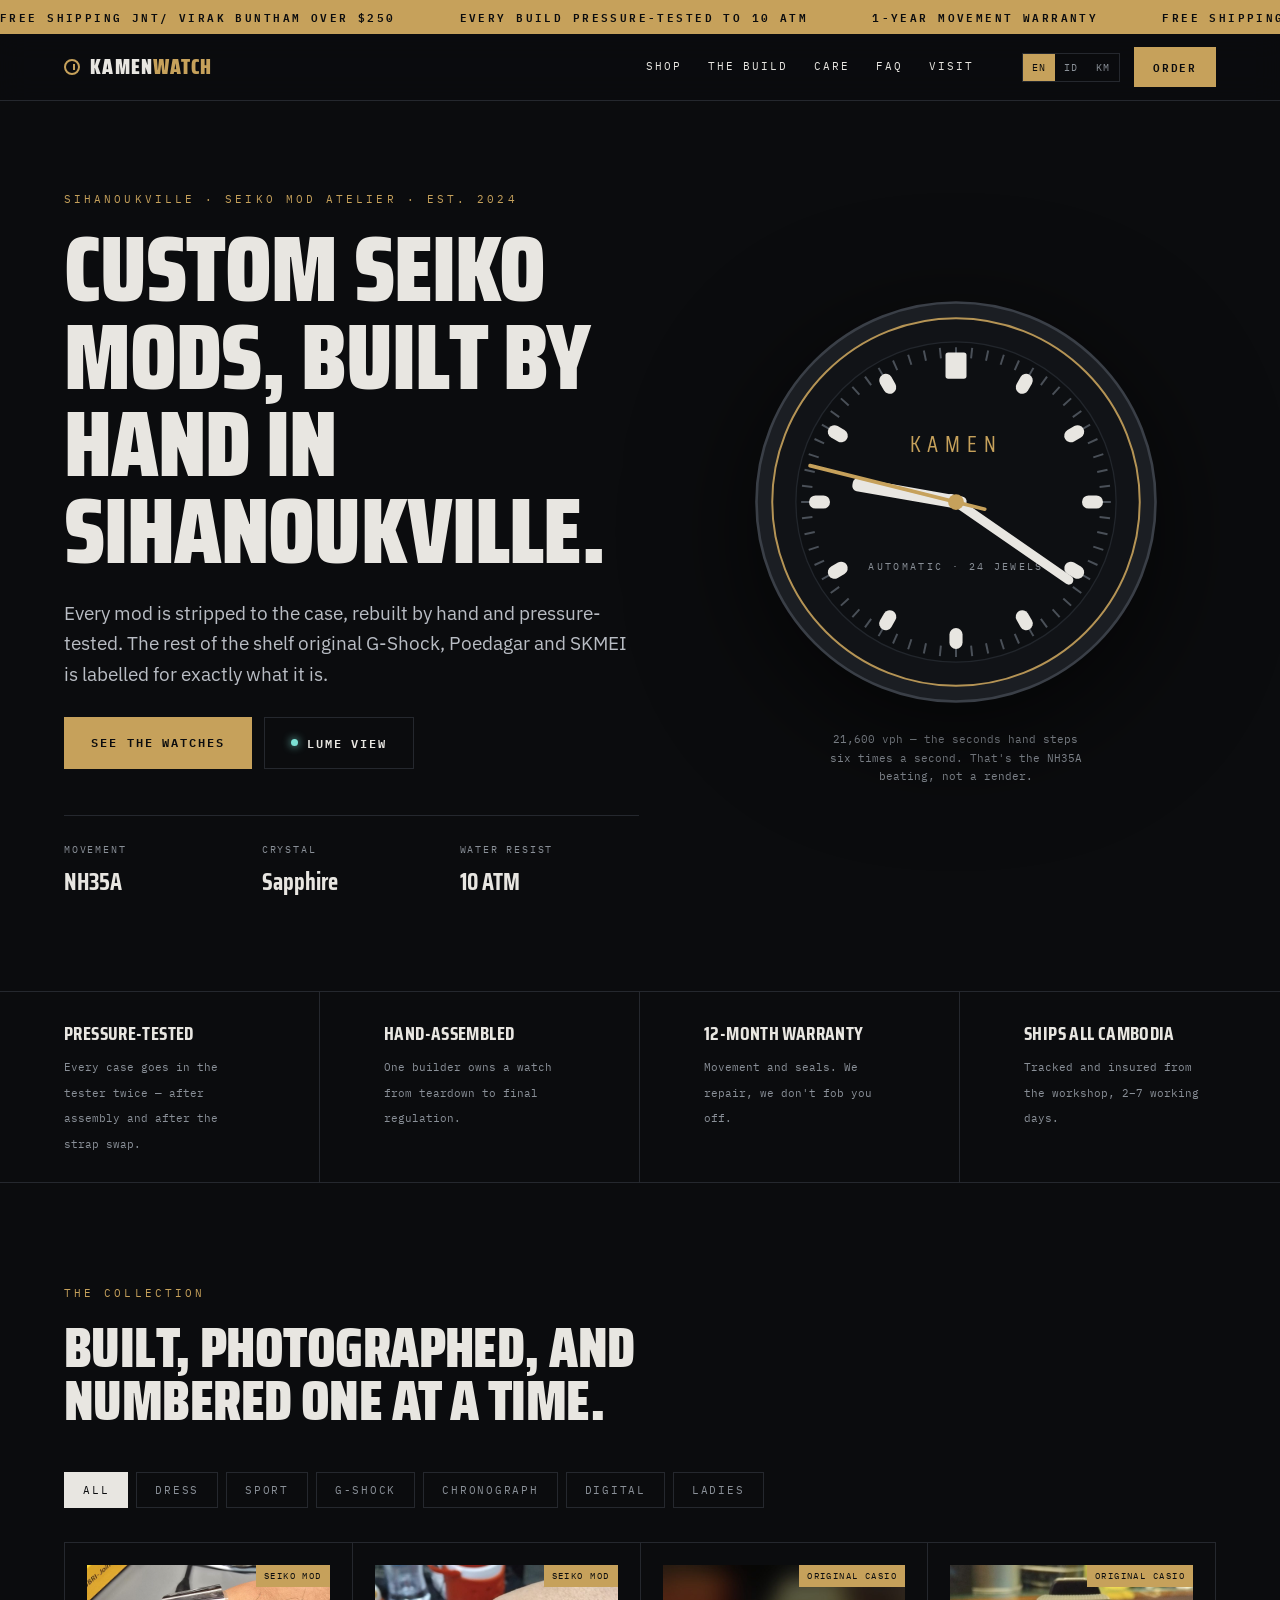
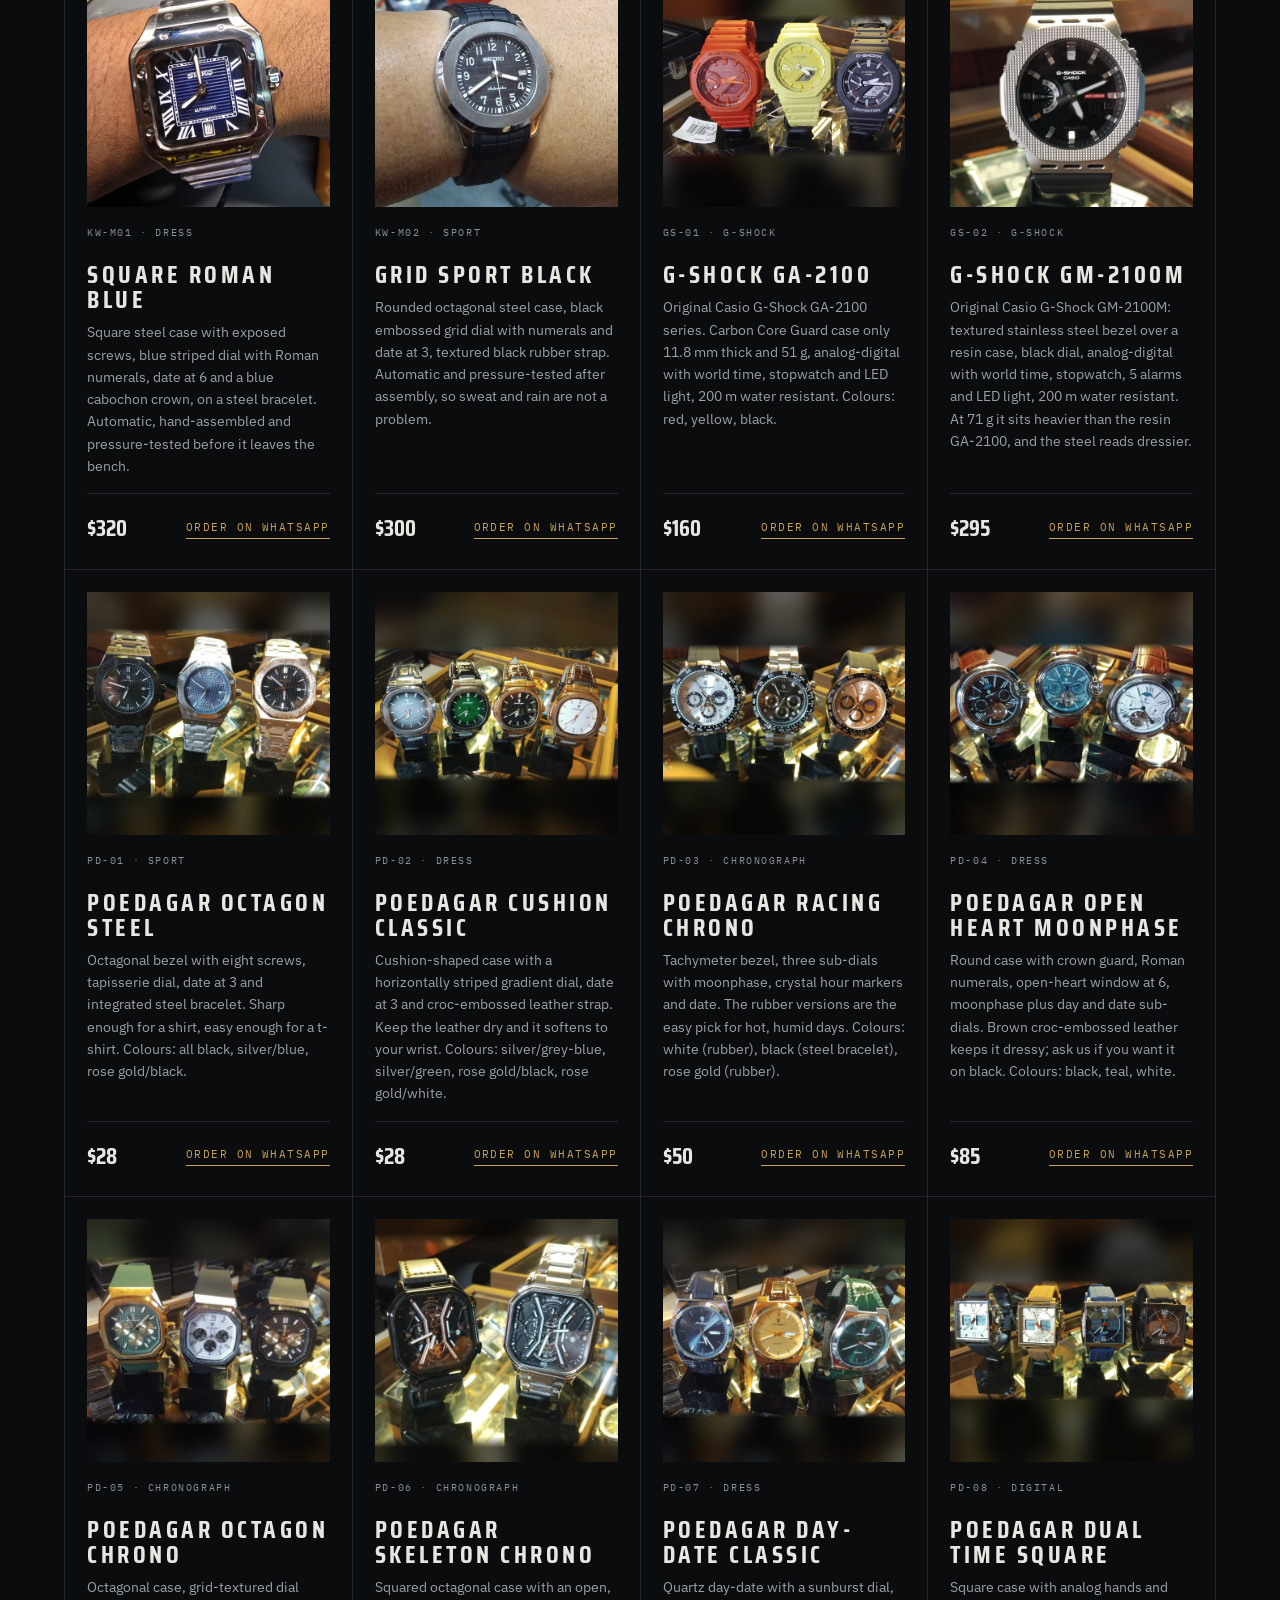
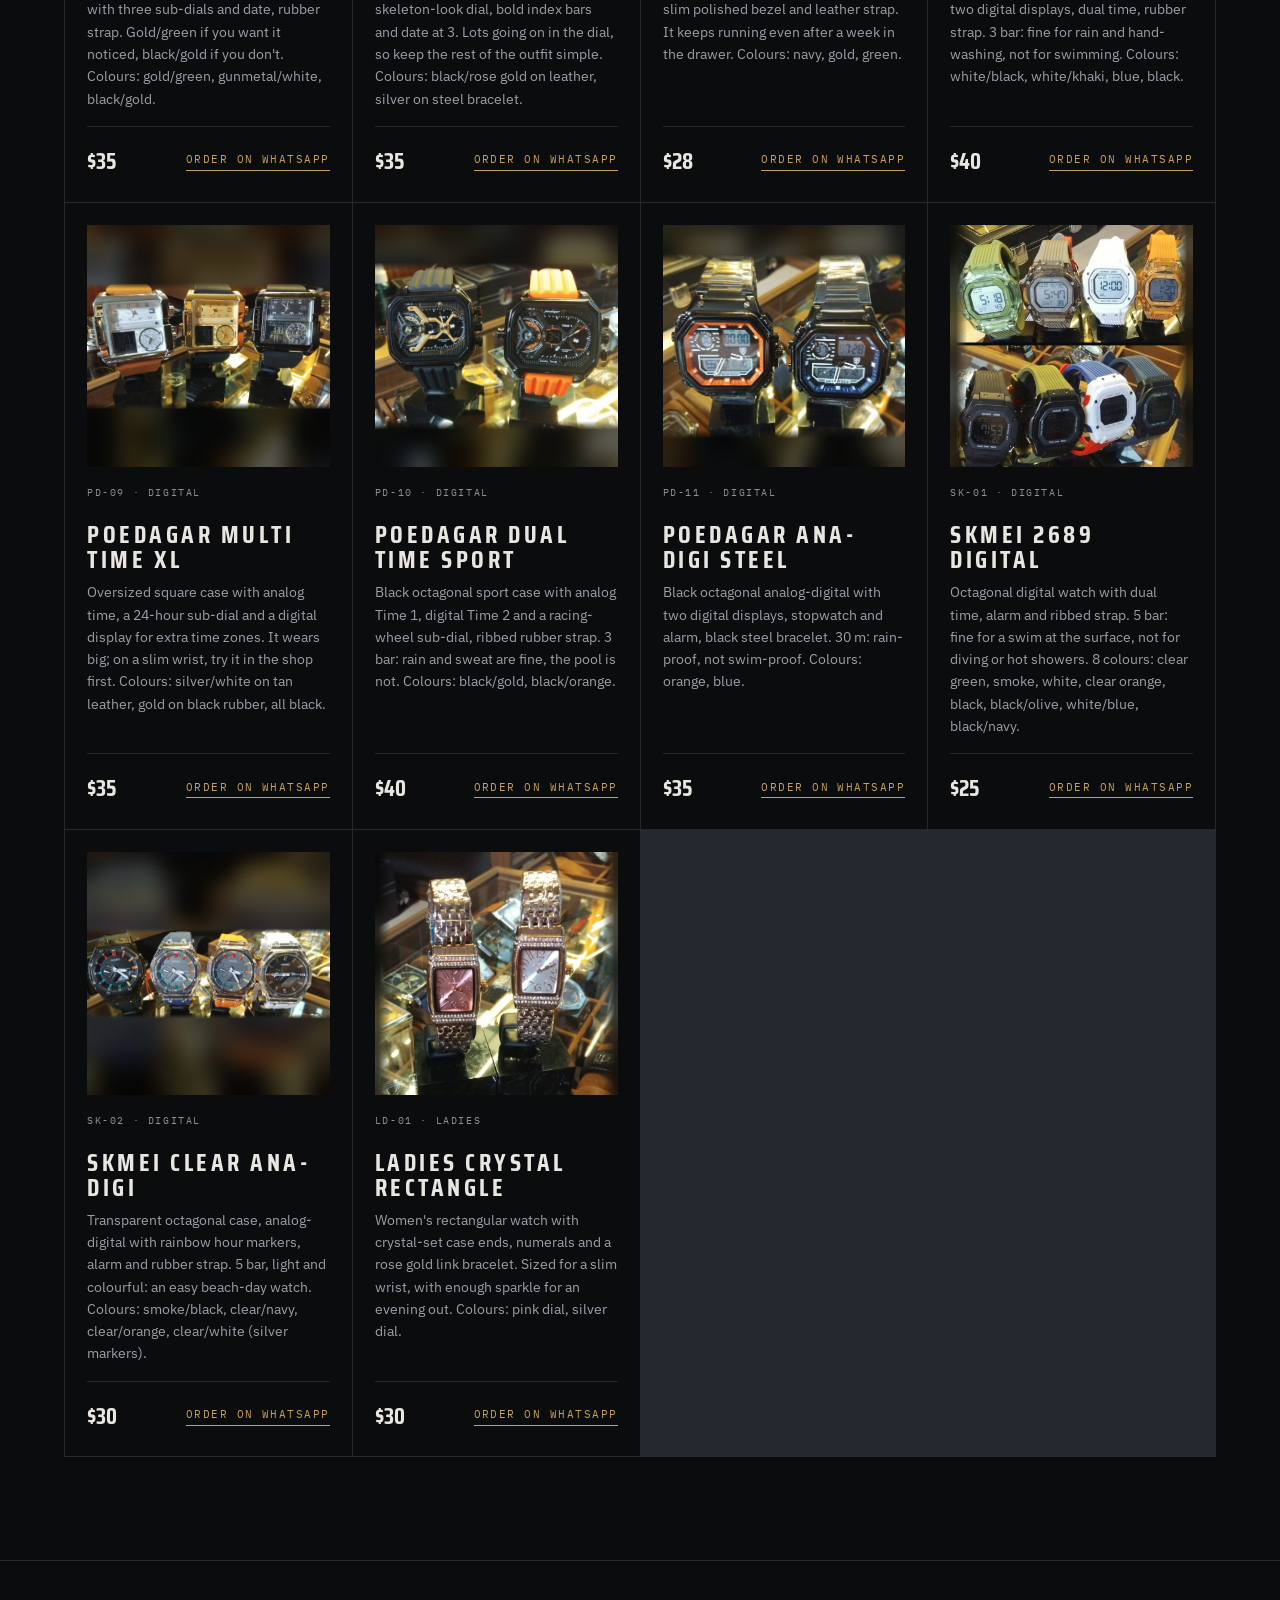
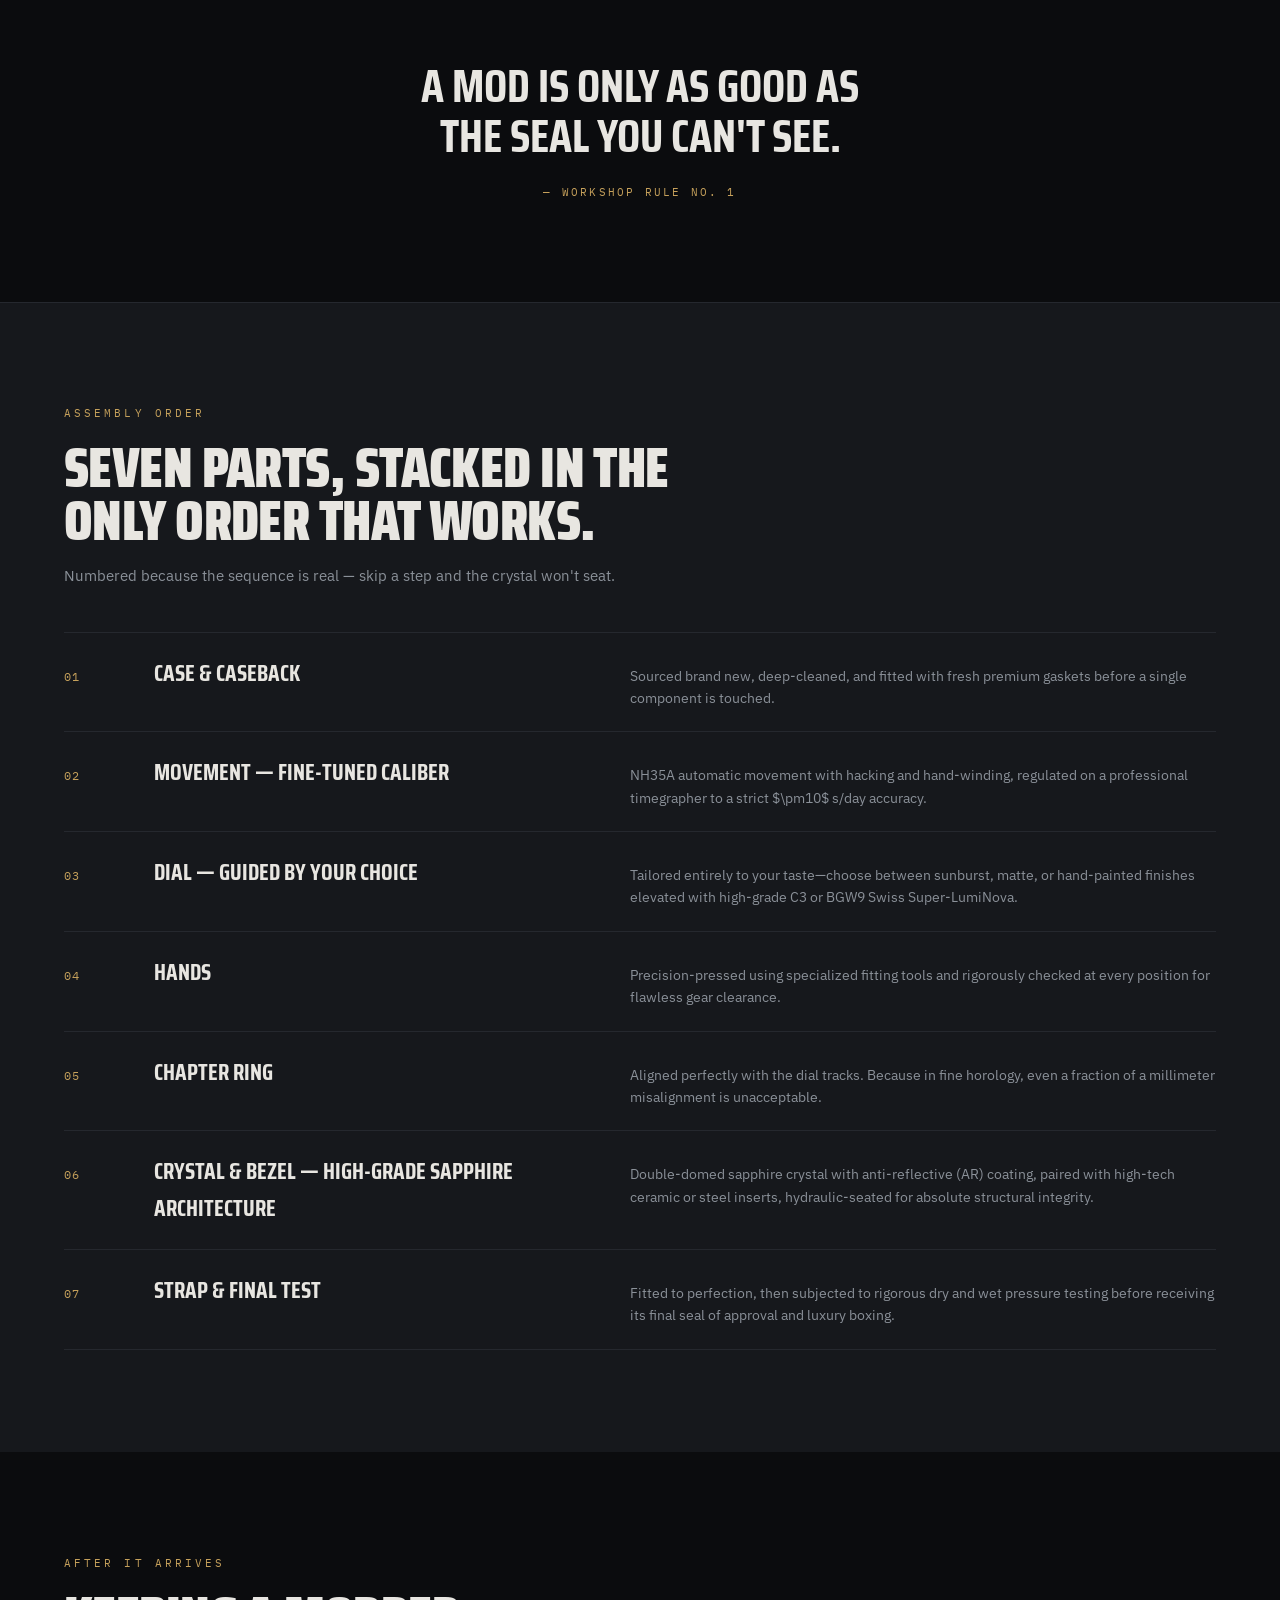
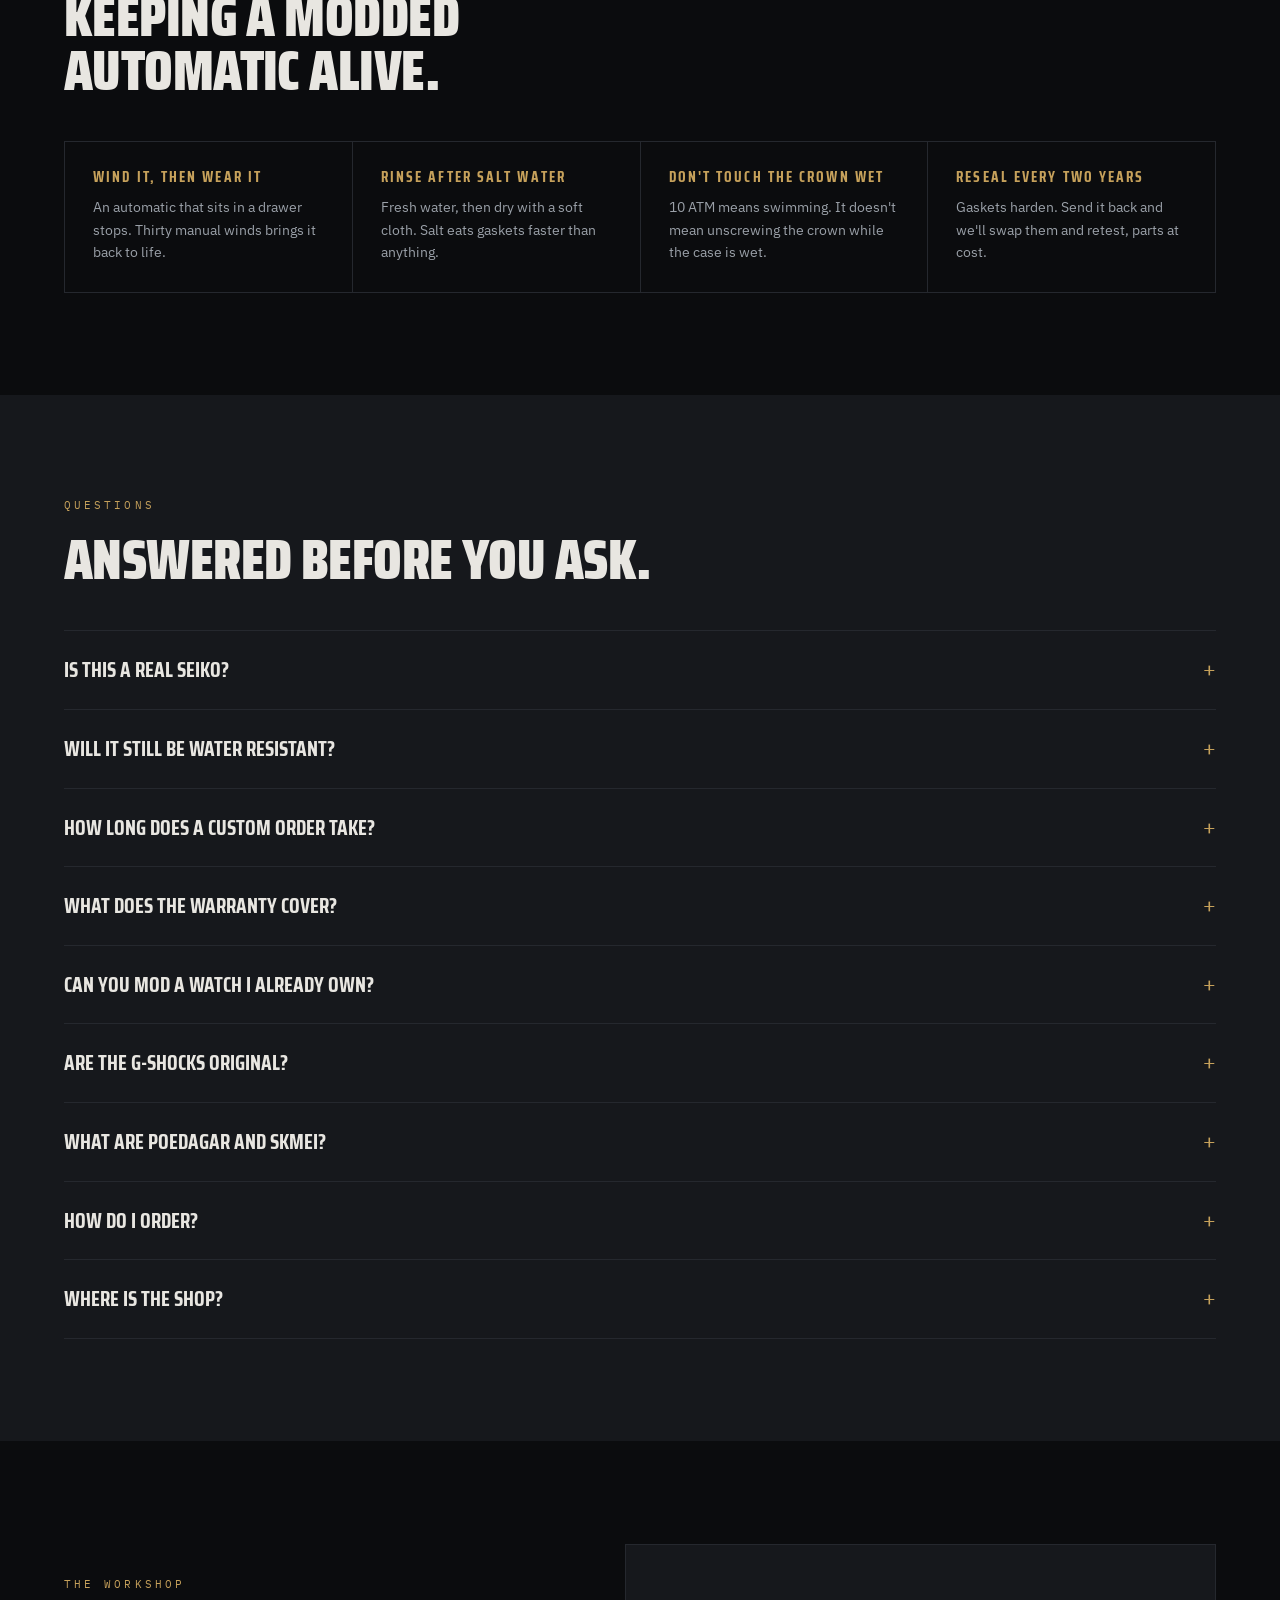
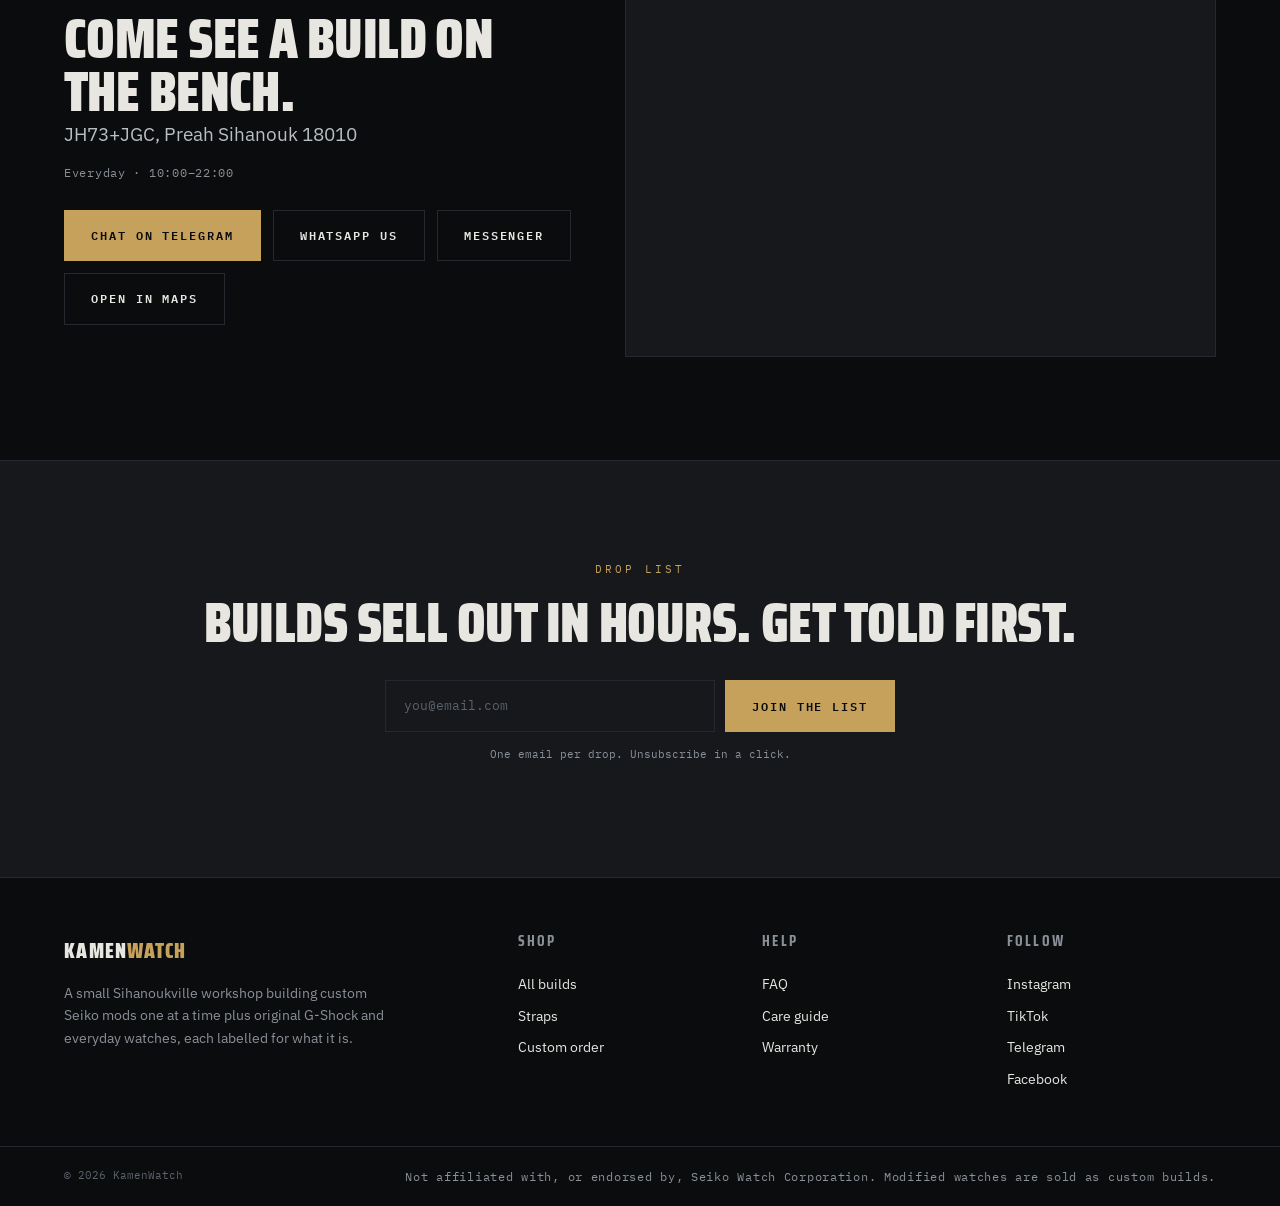
<file: index.html>
<!DOCTYPE html>
<html lang="en">
<head>
<meta charset="utf-8">
<meta name="viewport" content="width=device-width, initial-scale=1, viewport-fit=cover">
<title>KamenWatch — Custom Seiko Mods, Hand-Assembled</title>
<meta name="description" content="KamenWatch builds custom Seiko mods: NH35 automatic movements, sapphire crystals, ceramic bezels. Hand-assembled, pressure-tested, 1-year warranty. Worldwide shipping.">
<link rel="canonical" href="https://kamenwatch.com/">
<meta property="og:type" content="website">
<meta property="og:site_name" content="KamenWatch">
<meta property="og:title" content="KamenWatch — Custom Seiko Mods, Hand-Assembled">
<meta property="og:description" content="Custom Seiko mods with NH35 automatic movements, sapphire crystals and ceramic bezels. Pressure-tested. 1-year warranty.">
<meta property="og:url" content="https://kamenwatch.com/">
<meta property="og:image" content="https://kamenwatch.com/images/og-cover.jpg">
<meta name="twitter:card" content="summary_large_image">
<meta name="theme-color" content="#0B0C0E">
<link rel="icon" href="data:image/svg+xml,<svg xmlns='http://www.w3.org/2000/svg' viewBox='0 0 32 32'><circle cx='16' cy='16' r='13' fill='none' stroke='%23C6A15B' stroke-width='3'/><path d='M16 8v8l5 3' stroke='%23C6A15B' stroke-width='2.5' fill='none' stroke-linecap='round'/></svg>">
<link rel="preconnect" href="https://fonts.googleapis.com">
<link rel="preconnect" href="https://fonts.gstatic.com" crossorigin>
<link href="https://fonts.googleapis.com/css2?family=Saira+Condensed:wght@500;700;900&family=IBM+Plex+Mono:wght@400;500;600&family=IBM+Plex+Sans:wght@400;500&display=swap" rel="stylesheet">
<link rel="stylesheet" href="/assets/style.css">

<!-- ============================================================
     META PIXEL — ganti angka di baris di bawah ini dengan Pixel ID
     kamu dari Meta Events Manager. Cuma baris ini yang perlu diubah.
     ============================================================ -->
<script>window.KW_PIXEL_ID = "000000000000000";</script>
<script>
!function(f,b,e,v,n,t,s){if(f.fbq)return;n=f.fbq=function(){n.callMethod?
n.callMethod.apply(n,arguments):n.queue.push(arguments)};if(!f._fbq)f._fbq=n;
n.push=n;n.loaded=!0;n.version='2.0';n.queue=[];t=b.createElement(e);t.async=!0;
t.src=v;s=b.getElementsByTagName(e)[0];s.parentNode.insertBefore(t,s)}(window,
document,'script','https://connect.facebook.net/en_US/fbevents.js');
if (window.KW_PIXEL_ID && !/^0+$/.test(window.KW_PIXEL_ID)) {
  fbq('init', window.KW_PIXEL_ID);
  fbq('track', 'PageView');
} else {
  console.warn('Meta Pixel belum diisi — buka index.html dan ganti KW_PIXEL_ID.');
}
</script>
<noscript><img height="1" width="1" style="display:none" alt=""
src="https://www.facebook.com/tr?id=000000000000000&ev=PageView&noscript=1"></noscript>
<script type="application/ld+json">
{
  "@context": "https://schema.org",
  "@type": "Store",
  "name": "KamenWatch",
  "description": "Custom Seiko mod atelier. Hand-assembled automatic watches.",
  "url": "https://kamenwatch.com/",
  "image": "https://kamenwatch.com/images/og-cover.jpg",
  "priceRange": "$$",
  "sameAs": []
}
</script>
</head>
<body>
<a class="skip" href="#main">Skip to content</a>

<!-- ANNOUNCEMENT -->
<div class="ticker" id="ticker" aria-live="polite"><div class="ticker__track" id="tickerTrack"></div></div>

<!-- NAV -->
<header class="nav" id="nav">
  <div class="nav__in">
    <button class="nav__burger" id="burger" aria-label="Open menu" aria-expanded="false" aria-controls="drawer">
      <span></span><span></span>
    </button>
    <a class="logo" href="#top">
      <span class="logo__mark" aria-hidden="true"></span>
      <span class="logo__txt">KAMEN<em>WATCH</em></span>
    </a>
    <nav class="nav__links" aria-label="Main">
      <a href="#shop" data-i18n="nav_shop">Shop</a>
      <a href="#anatomy" data-i18n="nav_build">The Build</a>
      <a href="#care" data-i18n="nav_care">Care</a>
      <a href="#faq" data-i18n="nav_faq">FAQ</a>
      <a href="#visit" data-i18n="nav_visit">Visit</a>
    </nav>
    <div class="nav__act">
      <div class="lang" role="group" aria-label="Language">
        <button data-lang="en" class="is-on">EN</button><button data-lang="id">ID</button><button data-lang="km">KM</button>
      </div>
      <a class="btn btn--sm" id="navCta" href="#shop" data-i18n="nav_cta">Order</a>
    </div>
  </div>
</header>

<div class="drawer" id="drawer" hidden>
  <nav aria-label="Mobile">
    <a href="#shop" data-i18n="nav_shop">Shop</a>
    <a href="#anatomy" data-i18n="nav_build">The Build</a>
    <a href="#care" data-i18n="nav_care">Care</a>
    <a href="#faq" data-i18n="nav_faq">FAQ</a>
    <a href="#visit" data-i18n="nav_visit">Visit</a>
  </nav>
</div>

<main id="main">
<span id="top"></span>

<!-- HERO -->
<section class="hero">
  <div class="hero__copy">
    <p class="eyebrow" id="heroEyebrow">SEIKO MOD ATELIER · EST. 2024</p>
    <h1 id="heroTitle">Nothing here left the factory this way.</h1>
    <p class="lede" id="heroSub">Every watch is stripped to the case, rebuilt by hand, and pressure-tested before it ships.</p>
    <div class="hero__btns">
      <a class="btn" href="#shop" id="heroCta">See the builds</a>
      <button class="btn btn--ghost" id="lumeBtn" aria-pressed="false"><span class="dot"></span> <span data-i18n="lume">Lume view</span></button>
    </div>
    <dl class="spec" id="heroSpec"></dl>
  </div>

  <div class="hero__dial">
    <svg viewBox="0 0 320 320" class="dial" role="img" aria-label="Live watch dial, seconds hand beating six times per second">
      <circle class="dial__case" cx="160" cy="160" r="152"/>
      <circle class="dial__bezel" cx="160" cy="160" r="140"/>
      <circle class="dial__face" cx="160" cy="160" r="122"/>
      <g id="ticks"></g>
      <g id="markers"></g>
      <text class="dial__brand" x="160" y="122" text-anchor="middle">KAMEN</text>
      <text class="dial__cal" x="160" y="212" text-anchor="middle">AUTOMATIC · 24 JEWELS</text>
      <g id="hourHand"><rect class="hand hand--h" x="155" y="80" width="10" height="88" rx="4"/></g>
      <g id="minHand"><rect class="hand hand--m" x="156.5" y="52" width="7" height="116" rx="3.5"/></g>
      <g id="secHand"><rect class="hand hand--s" x="158.6" y="44" width="2.8" height="140" rx="1.4"/></g>
      <circle class="dial__pin" cx="160" cy="160" r="6"/>
    </svg>
    <p class="dial__cap">21,600 vph — the seconds hand steps six times a second. That's the NH35A beating, not a render.</p>
  </div>
</section>

<!-- TRUST STRIP -->
<section class="strip" id="strip" aria-label="What every build includes"></section>

<!-- SHOP -->
<section class="sec" id="shop">
  <header class="sec__hd">
    <p class="eyebrow" data-i18n="shop_eyebrow">THE COLLECTION</p>
    <h2 data-i18n="shop_title">Built, photographed, and numbered one at a time.</h2>
  </header>
  <div class="tabs" id="tabs" role="tablist" aria-label="Categories"></div>
  <div class="grid" id="grid"></div>
  <p class="empty" id="gridEmpty" hidden>No builds in this category yet. Add one from the admin panel.</p>
</section>

<!-- QUOTE -->
<section class="quote">
  <blockquote id="quoteText">A mod is only as good as the seal you can't see.</blockquote>
  <cite id="quoteBy">— Workshop rule no. 1</cite>
</section>

<!-- ANATOMY -->
<section class="sec sec--alt" id="anatomy">
  <header class="sec__hd">
    <p class="eyebrow" data-i18n="build_eyebrow">ASSEMBLY ORDER</p>
    <h2 data-i18n="build_title">Seven parts, stacked in the only order that works.</h2>
    <p class="sec__sub" data-i18n="build_sub">Numbered because the sequence is real — skip a step and the crystal won't seat.</p>
  </header>
  <ol class="anat" id="anat"></ol>
</section>

<!-- CARE -->
<section class="sec" id="care">
  <header class="sec__hd">
    <p class="eyebrow" data-i18n="care_eyebrow">AFTER IT ARRIVES</p>
    <h2 data-i18n="care_title">Keeping a modded automatic alive.</h2>
  </header>
  <div class="care" id="careList"></div>
</section>

<!-- FAQ -->
<section class="sec sec--alt" id="faq">
  <header class="sec__hd">
    <p class="eyebrow" data-i18n="faq_eyebrow">QUESTIONS</p>
    <h2 data-i18n="faq_title">Answered before you ask.</h2>
  </header>
  <div class="faq" id="faqList"></div>
</section>

<!-- VISIT / MAP -->
<section class="sec" id="visit">
  <div class="visit">
    <div>
      <p class="eyebrow" data-i18n="visit_eyebrow">THE WORKSHOP</p>
      <h2 id="visitTitle">Come see a build on the bench.</h2>
      <p class="lede" id="visitAddr"></p>
      <p class="mono" id="visitHours"></p>
      <div class="hero__btns" id="contactBtns"></div>
    </div>
    <div class="visit__map" id="mapWrap"></div>
  </div>
</section>

<!-- NEWSLETTER -->
<section class="news">
  <p class="eyebrow" data-i18n="news_eyebrow">DROP LIST</p>
  <h2 id="newsTitle">Builds sell out in hours. Get told first.</h2>
  <form class="news__form" name="dropList" method="POST" data-netlify="true" netlify-honeypot="bot-field">
    <input type="hidden" name="form-name" value="dropList">
    <p hidden><label>Leave blank <input name="bot-field"></label></p>
    <label class="sr" for="email">Email</label>
    <input id="email" name="email" type="email" required placeholder="you@email.com" autocomplete="email">
    <button class="btn" type="submit" data-i18n="news_btn">Join the list</button>
  </form>
  <p class="fineprint" data-i18n="news_fine">One email per drop. Unsubscribe in a click.</p>
</section>
</main>

<footer class="foot">
  <div class="foot__in">
    <div class="foot__brand">
      <span class="logo__txt">KAMEN<em>WATCH</em></span>
      <p id="footBlurb"></p>
    </div>
    <nav aria-label="Shop links">
      <h3>Shop</h3>
      <a href="#shop">All builds</a><a href="#shop">Straps</a><a href="#anatomy">Custom order</a>
    </nav>
    <nav aria-label="Help links">
      <h3>Help</h3>
      <a href="#faq">FAQ</a><a href="#care">Care guide</a><a href="#visit">Warranty</a>
    </nav>
    <div class="foot__social" id="footSocial"><h3>Follow</h3></div>
  </div>
  <div class="foot__bar">
    <span id="footCopy"></span>
    <span class="mono">Not affiliated with, or endorsed by, Seiko Watch Corporation. Modified watches are sold as custom builds.</span>
  </div>
</footer>

<script src="https://identity.netlify.com/v1/netlify-identity-widget.js"></script>
<script>
if (window.netlifyIdentity) {
  window.netlifyIdentity.on("init", user => {
    if (!user) window.netlifyIdentity.on("login", () => { document.location.href = "/admin/"; });
  });
}
</script>
<script src="/assets/app.js"></script>
</body>
</html>
</file>
<file: assets/style.css>
/* KamenWatch — design tokens
   ink #0B0C0E · graphite #16181C · steel #8A9098 · bone #E8E6E1 · brass #C6A15B · lume #7CE0D3 */
:root{
  --ink:#0B0C0E; --graphite:#16181C; --line:#25282E; --steel:#8A9098;
  --bone:#E8E6E1; --brass:#C6A15B; --lume:#7CE0D3; --accent:var(--brass);
  --disp:"Saira Condensed",Impact,sans-serif;
  --body:"IBM Plex Sans",system-ui,sans-serif;
  --mono:"IBM Plex Mono",ui-monospace,monospace;
  --pad:clamp(18px,5vw,72px);
}
*,*::before,*::after{box-sizing:border-box}
html{scroll-behavior:smooth}
body{margin:0;background:var(--ink);color:var(--bone);font-family:var(--body);font-size:16px;line-height:1.6;-webkit-font-smoothing:antialiased;overflow-x:hidden}
body.lume{--accent:var(--lume)}
img{max-width:100%;display:block}
a{color:inherit;text-decoration:none}
h1,h2,h3{font-family:var(--disp);font-weight:900;line-height:.95;letter-spacing:-.01em;margin:0;text-transform:uppercase}
h1{font-size:clamp(44px,7.2vw,92px)}
h2{font-size:clamp(30px,4.4vw,58px)}
h3{font-size:15px;letter-spacing:.14em;font-weight:700}
p{margin:0 0 14px}
.sr,.skip{position:absolute;left:-9999px}
.skip:focus{left:12px;top:12px;z-index:99;background:var(--accent);color:var(--ink);padding:10px 16px}
:focus-visible{outline:2px solid var(--accent);outline-offset:3px}
.mono{font-family:var(--mono);font-size:12px;letter-spacing:.06em;color:var(--steel)}
.eyebrow{font-family:var(--mono);font-size:11px;letter-spacing:.28em;color:var(--accent);text-transform:uppercase;margin:0 0 18px}
.lede{font-size:clamp(16px,1.6vw,19px);color:#B9BDC4;max-width:52ch}

/* buttons */
.btn{display:inline-flex;align-items:center;gap:9px;font-family:var(--mono);font-size:12px;font-weight:600;letter-spacing:.16em;text-transform:uppercase;background:var(--accent);color:var(--ink);padding:15px 26px;border:1px solid var(--accent);cursor:pointer;transition:.22s}
.btn:hover{background:transparent;color:var(--accent)}
.btn--ghost{background:transparent;color:var(--bone);border-color:var(--line)}
.btn--ghost:hover{border-color:var(--accent);color:var(--accent)}
.btn--sm{padding:10px 18px;font-size:11px}
.dot{width:7px;height:7px;border-radius:50%;background:var(--lume);box-shadow:0 0 8px var(--lume)}

/* ticker */
.ticker{background:var(--accent);color:var(--ink);overflow:hidden;height:34px;display:flex;align-items:center}
.ticker__track{display:flex;gap:64px;white-space:nowrap;font-family:var(--mono);font-size:11px;font-weight:600;letter-spacing:.22em;text-transform:uppercase;animation:slide 34s linear infinite}
@keyframes slide{to{transform:translateX(-50%)}}

/* nav */
.nav{position:sticky;top:0;z-index:40;background:rgba(11,12,14,.86);backdrop-filter:blur(14px);border-bottom:1px solid var(--line)}
.nav__in{display:flex;align-items:center;gap:22px;padding:0 var(--pad);height:66px}
.logo{display:flex;align-items:center;gap:10px}
.logo__mark{width:16px;height:16px;border:2px solid var(--accent);border-radius:50%;position:relative}
.logo__mark::after{content:"";position:absolute;inset:3px 3px auto auto;width:2px;height:6px;background:var(--accent)}
.logo__txt{font-family:var(--disp);font-weight:900;font-size:21px;letter-spacing:.06em}
.logo__txt em{font-style:normal;color:var(--accent)}
.nav__links{display:flex;gap:26px;margin-left:auto;font-family:var(--mono);font-size:11px;letter-spacing:.18em;text-transform:uppercase}
.nav__links a:hover{color:var(--accent)}
.nav__act{display:flex;align-items:center;gap:14px;margin-left:26px}
.lang{display:flex;border:1px solid var(--line)}
.lang button{background:none;border:0;color:var(--steel);font-family:var(--mono);font-size:10px;letter-spacing:.1em;padding:7px 9px;cursor:pointer}
.lang button.is-on{background:var(--accent);color:var(--ink)}
.nav__burger{display:none;flex-direction:column;gap:5px;background:none;border:0;cursor:pointer;padding:6px}
.nav__burger span{width:22px;height:2px;background:var(--bone)}
.drawer{position:fixed;inset:100px 0 auto;z-index:39;background:var(--ink);border-bottom:1px solid var(--line);padding:0 var(--pad) 26px}
.drawer nav{display:flex;flex-direction:column}
.drawer a{font-family:var(--disp);font-size:30px;text-transform:uppercase;padding:11px 0;border-bottom:1px solid var(--line)}

/* hero */
.hero{display:grid;grid-template-columns:1.05fr .95fr;gap:56px;align-items:center;padding:clamp(50px,7vw,96px) var(--pad)}
.hero__copy h1{margin-bottom:22px}
.hero__btns{display:flex;flex-wrap:wrap;gap:12px;margin:28px 0 0}
.spec{display:grid;grid-template-columns:repeat(3,1fr);gap:18px;margin:46px 0 0;padding-top:26px;border-top:1px solid var(--line)}
.spec dt{font-family:var(--mono);font-size:10px;letter-spacing:.18em;color:var(--steel);text-transform:uppercase}
.spec dd{margin:5px 0 0;font-family:var(--disp);font-size:24px;font-weight:700}

/* dial */
.hero__dial{display:flex;flex-direction:column;align-items:center;gap:18px}
.dial{width:min(100%,420px);filter:drop-shadow(0 30px 60px rgba(0,0,0,.65))}
.dial__case{fill:#1B1E23;stroke:#3A3F47;stroke-width:2}
.dial__bezel{fill:#101216;stroke:var(--accent);stroke-width:1.5;opacity:.9}
.dial__face{fill:#0D0F12;stroke:#22262C}
.dial__brand{font-family:var(--disp);font-size:17px;letter-spacing:.3em;fill:var(--accent)}
.dial__cal{font-family:var(--mono);font-size:7.5px;letter-spacing:.24em;fill:var(--steel)}
.tick{stroke:#4A5058;stroke-width:1.5}
.mark{fill:var(--bone);transition:fill .3s,filter .3s}
body.lume .mark{fill:var(--lume);filter:drop-shadow(0 0 5px var(--lume))}
.hand{fill:var(--bone)}
.hand--s{fill:var(--accent)}
body.lume .hand--h,body.lume .hand--m{fill:var(--lume);filter:drop-shadow(0 0 4px var(--lume))}
.dial__pin{fill:var(--accent)}
.dial__cap{font-family:var(--mono);font-size:11px;color:var(--steel);max-width:38ch;text-align:center;line-height:1.7}

/* strip */
.strip{display:grid;grid-template-columns:repeat(4,1fr);border-block:1px solid var(--line)}
.strip div{padding:26px var(--pad);border-right:1px solid var(--line)}
.strip div:last-child{border-right:0}
.strip b{display:block;font-family:var(--disp);font-size:19px;letter-spacing:.02em;text-transform:uppercase;margin-bottom:5px}
.strip span{font-family:var(--mono);font-size:11px;color:var(--steel);line-height:1.7}

/* sections */
.sec{padding:clamp(60px,8vw,110px) var(--pad)}
.sec--alt{background:var(--graphite)}
.sec__hd{max-width:64ch;margin-bottom:44px}
.sec__sub{color:var(--steel);font-size:15px;margin-top:16px}

/* tabs */
.tabs{display:flex;flex-wrap:wrap;gap:8px;margin-bottom:34px}
.tabs button{background:none;border:1px solid var(--line);color:var(--steel);font-family:var(--mono);font-size:11px;letter-spacing:.16em;text-transform:uppercase;padding:10px 18px;cursor:pointer;transition:.2s}
.tabs button:hover{color:var(--bone)}
.tabs button.is-on{background:var(--bone);border-color:var(--bone);color:var(--ink)}

/* product grid */
.grid{display:grid;grid-template-columns:repeat(auto-fill,minmax(255px,1fr));gap:1px;background:var(--line);border:1px solid var(--line)}
.card{background:var(--ink);padding:22px;display:flex;flex-direction:column;position:relative;transition:background .25s}
.card:hover{background:#101317}
.card__img{aspect-ratio:1;background:#101217;display:grid;place-items:center;overflow:hidden;margin-bottom:18px}
.card__img img{width:100%;height:100%;object-fit:cover;transition:transform .5s}
.card:hover .card__img img{transform:scale(1.04)}
.card__ph{width:56%;opacity:.22}
.card__tag{position:absolute;top:22px;right:22px;font-family:var(--mono);font-size:9px;letter-spacing:.16em;text-transform:uppercase;background:var(--accent);color:var(--ink);padding:4px 8px;z-index:2}
.card__tag--out{background:var(--line);color:var(--steel)}
.card__ref{font-family:var(--mono);font-size:10px;letter-spacing:.16em;color:var(--steel);text-transform:uppercase}
.card__name{font-family:var(--disp);font-size:25px;font-weight:700;text-transform:uppercase;margin:7px 0 9px;line-height:1}
.card__desc{font-size:13.5px;color:#9AA0A8;line-height:1.65;margin:0 0 16px}
.card__foot{margin-top:auto;display:flex;align-items:center;justify-content:space-between;gap:12px;padding-top:16px;border-top:1px solid var(--line)}
.card__price{font-family:var(--disp);font-size:23px;font-weight:700}
.card__buy{font-family:var(--mono);font-size:10.5px;letter-spacing:.14em;text-transform:uppercase;color:var(--accent);border-bottom:1px solid currentColor;padding-bottom:2px}
.card__buy:hover{color:var(--bone)}
.card--out{opacity:.5}
.empty{font-family:var(--mono);font-size:13px;color:var(--steel);padding:40px 0}

/* quote */
.quote{padding:clamp(60px,8vw,100px) var(--pad);text-align:center;border-block:1px solid var(--line)}
.quote blockquote{font-family:var(--disp);font-size:clamp(26px,3.6vw,46px);font-weight:700;line-height:1.1;text-transform:uppercase;margin:0 auto;max-width:22ch}
.quote cite{display:block;margin-top:22px;font-family:var(--mono);font-size:11px;letter-spacing:.2em;color:var(--accent);font-style:normal;text-transform:uppercase}

/* anatomy */
.anat{list-style:none;counter-reset:a;margin:0;padding:0;border-top:1px solid var(--line)}
.anat li{counter-increment:a;display:grid;grid-template-columns:64px 1fr 1.3fr;gap:26px;align-items:baseline;padding:22px 0;border-bottom:1px solid var(--line)}
.anat li::before{content:"0" counter(a);font-family:var(--mono);font-size:12px;color:var(--accent);letter-spacing:.1em}
.anat b{font-family:var(--disp);font-size:23px;font-weight:700;text-transform:uppercase}
.anat span{color:var(--steel);font-size:14px}

/* care */
.care{display:grid;grid-template-columns:repeat(auto-fit,minmax(240px,1fr));gap:1px;background:var(--line);border:1px solid var(--line)}
.care article{background:var(--ink);padding:28px}
.care h3{color:var(--accent);margin-bottom:12px}
.care p{font-size:14px;color:#9AA0A8;margin:0}

/* faq */
.faq{border-top:1px solid var(--line)}
.faq details{border-bottom:1px solid var(--line)}
.faq summary{list-style:none;cursor:pointer;padding:22px 0;font-family:var(--disp);font-size:21px;font-weight:700;text-transform:uppercase;display:flex;justify-content:space-between;gap:20px}
.faq summary::-webkit-details-marker{display:none}
.faq summary::after{content:"+";color:var(--accent);font-family:var(--mono);font-weight:400}
.faq details[open] summary::after{content:"–"}
.faq p{color:var(--steel);font-size:15px;max-width:70ch;padding-bottom:22px;margin:0}

/* visit */
.visit{display:grid;grid-template-columns:1fr 1.15fr;gap:48px;align-items:center}
.visit__map{aspect-ratio:16/11;background:var(--graphite);border:1px solid var(--line)}
.visit__map iframe{width:100%;height:100%;border:0;filter:grayscale(1) invert(.9) contrast(.85)}
.visit__map .empty{padding:0;display:grid;place-items:center;height:100%;text-align:center}

/* newsletter */
.news{padding:clamp(60px,8vw,100px) var(--pad);text-align:center;background:var(--graphite);border-top:1px solid var(--line)}
.news__form{display:flex;gap:10px;justify-content:center;flex-wrap:wrap;margin:30px 0 14px}
.news__form input{background:transparent;border:1px solid var(--line);color:var(--bone);font-family:var(--mono);font-size:13px;padding:14px 18px;width:min(330px,100%)}
.news__form input::placeholder{color:#5C626A}
.fineprint{font-family:var(--mono);font-size:11px;color:var(--steel)}

/* footer */
.foot{background:var(--ink);border-top:1px solid var(--line)}
.foot__in{display:grid;grid-template-columns:2fr 1fr 1fr 1fr;gap:36px;padding:56px var(--pad)}
.foot h3{color:var(--steel);margin-bottom:16px}
.foot nav,.foot__social{display:flex;flex-direction:column;gap:9px;font-size:14px}
.foot nav a:hover,.foot__social a:hover{color:var(--accent)}
.foot__brand p{color:var(--steel);font-size:14px;max-width:40ch;margin-top:14px}
.foot__bar{display:flex;flex-wrap:wrap;gap:14px;justify-content:space-between;padding:20px var(--pad);border-top:1px solid var(--line);font-family:var(--mono);font-size:11px;color:#5C626A}

/* reveal */
.rv{opacity:0;transform:translateY(18px);transition:opacity .6s,transform .6s}
.rv.in{opacity:1;transform:none}

@media(max-width:900px){
  .hero{grid-template-columns:1fr;gap:40px}
  .visit{grid-template-columns:1fr}
  .strip{grid-template-columns:1fr 1fr}
  .strip div:nth-child(2n){border-right:0}
  .foot__in{grid-template-columns:1fr 1fr}
  .nav__links{display:none}
  .nav__burger{display:flex}
  .logo{margin-left:4px}
  .nav__act{margin-left:auto}
  .anat li{grid-template-columns:40px 1fr;gap:14px}
  .anat li span{grid-column:2}
}
@media(max-width:520px){
  .spec{grid-template-columns:1fr 1fr}
  .grid{grid-template-columns:1fr}
  .lang{display:none}
}
@media(prefers-reduced-motion:reduce){
  *{animation:none!important;transition:none!important}
  html{scroll-behavior:auto}
  .rv{opacity:1;transform:none}
}
</file>
